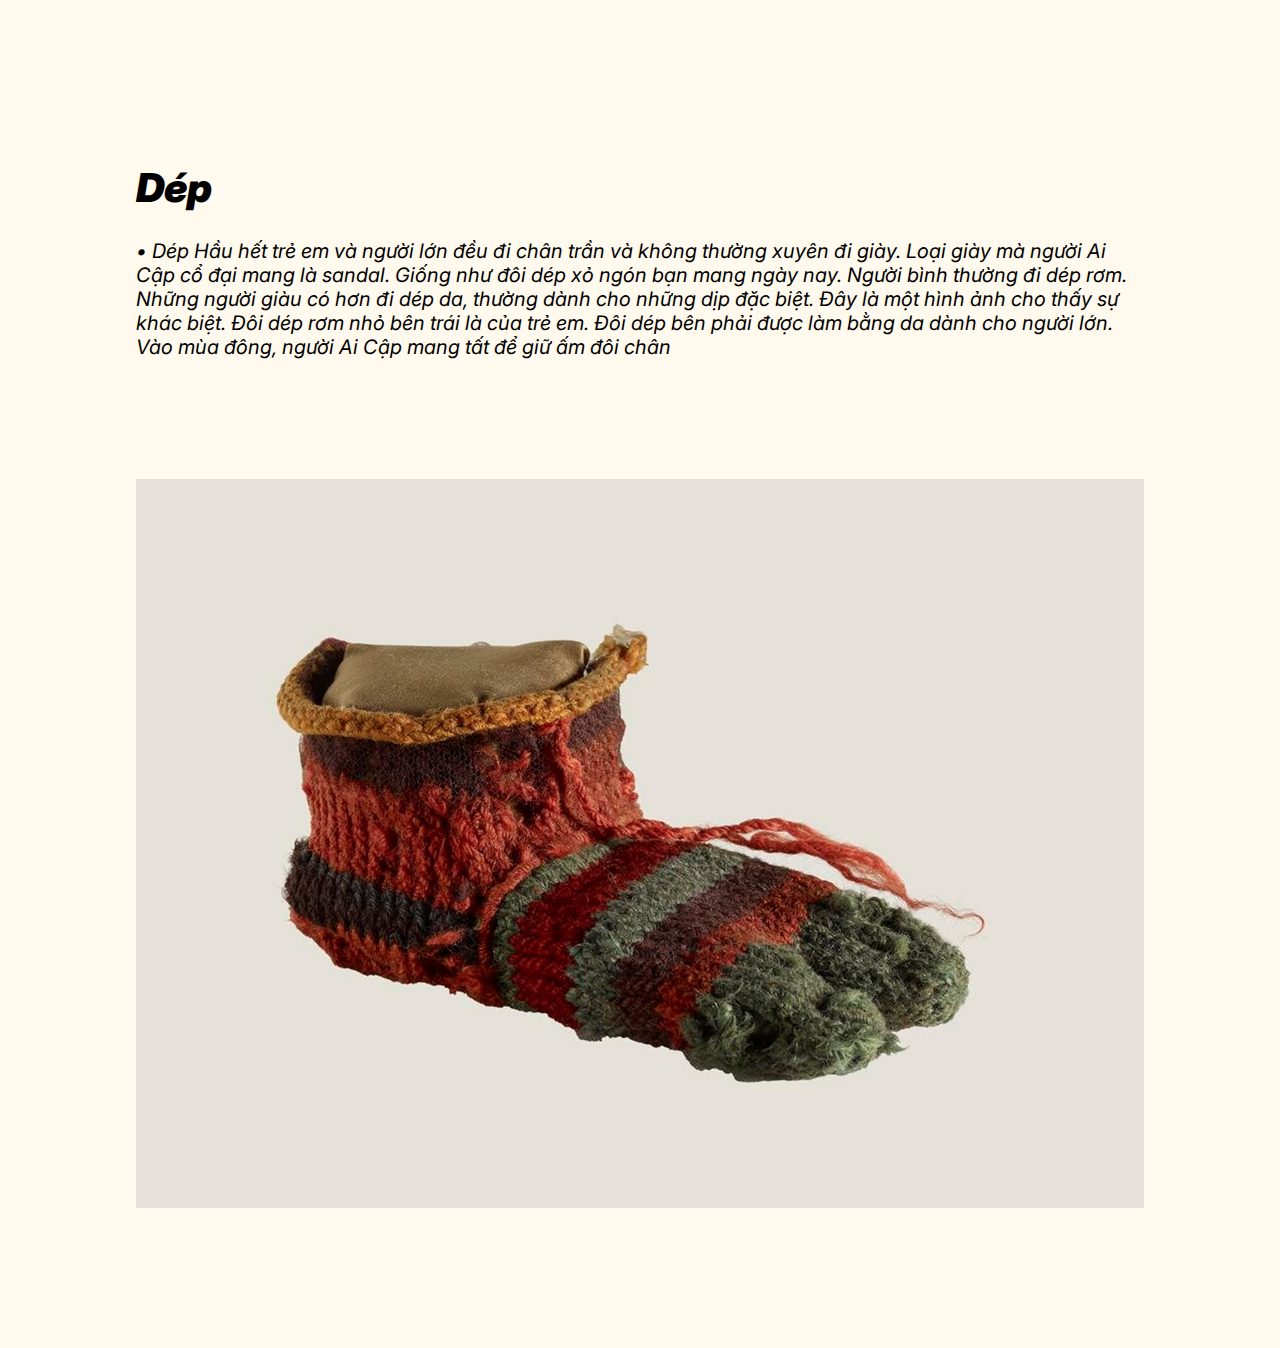
<file: dep.html>
<!DOCTYPE html>
<html lang="en">

<head>
    <link rel="stylesheet" href="./css/contentControl.css">
    <link rel="stylesheet"
        href="https://fonts.googleapis.com/css2?family=Inter:wght@300;400;500;600;700&display=swap" />
    <link href="https://cdn.jsdelivr.net/npm/bootstrap@5.0.2/dist/css/bootstrap.min.css" rel="stylesheet"
        integrity="sha384-EVSTQN3/azprG1Anm3QDgpJLIm9Nao0Yz1ztcQTwFspd3yD65VohhpuuCOmLASjC" crossorigin="anonymous" />
    <script src="https://cdn.jsdelivr.net/npm/bootstrap@5.0.2/dist/js/bootstrap.bundle.min.js"
        integrity="sha384-MrcW6ZMFYlzcLA8Nl+NtUVF0sA7MsXsP1UyJoMp4YLEuNSfAP+JcXn/tWtIaxVXM"
        crossorigin="anonymous"></script>
    <meta charset="UTF-8">
    <meta http-equiv="X-UA-Compatible" content="IE=edge">
    <meta name="viewport" content="width=device-width, initial-scale=1.0">
    <title>Content</title>
</head>

<body>
    <h1 class="h1_control" style="">Dép</h1>
    <p class="p_control">• Dép
        Hầu hết trẻ em và người lớn đều đi chân trần và không thường xuyên đi giày. Loại giày mà người Ai Cập cổ đại
        mang là
        sandal. Giống như đôi dép xỏ ngón bạn mang ngày nay. Người bình thường đi dép rơm. Những người giàu có hơn đi
        dép da,
        thường dành cho những dịp đặc biệt. Đây là một hình ảnh cho thấy sự khác biệt. Đôi dép rơm nhỏ bên trái là của
        trẻ em.
        Đôi dép bên phải được làm bằng da dành cho người lớn. Vào mùa đông, người Ai Cập mang tất để giữ ấm đôi chân</p>
    <img class="img_control" src="./public/image/Fashion/dep2.jpg" />

</body>

</html>
</file>
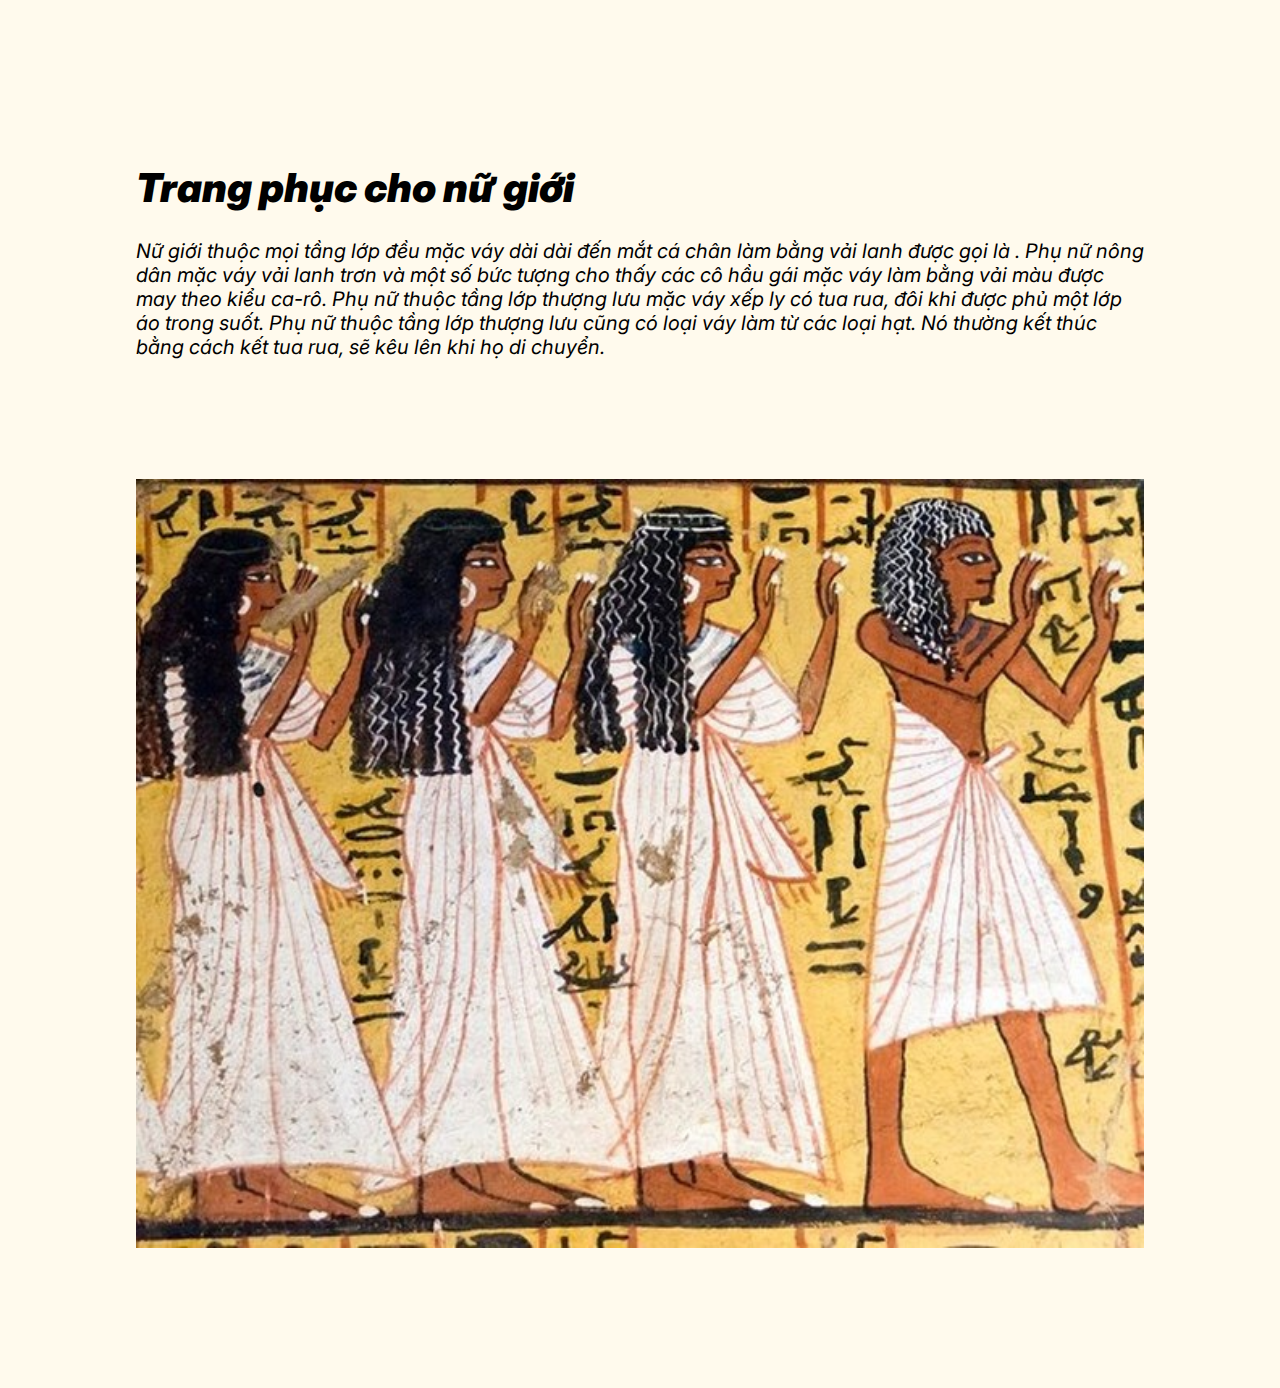
<file: FeMaleFashion.html>
<!DOCTYPE html>
<html lang="en">

<head>
    <link rel="stylesheet" href="./css/contentControl.css">
    <link rel="stylesheet"
        href="https://fonts.googleapis.com/css2?family=Inter:wght@300;400;500;600;700&display=swap" />
    <link href="https://cdn.jsdelivr.net/npm/bootstrap@5.0.2/dist/css/bootstrap.min.css" rel="stylesheet"
        integrity="sha384-EVSTQN3/azprG1Anm3QDgpJLIm9Nao0Yz1ztcQTwFspd3yD65VohhpuuCOmLASjC" crossorigin="anonymous" />
    <script src="https://cdn.jsdelivr.net/npm/bootstrap@5.0.2/dist/js/bootstrap.bundle.min.js"
        integrity="sha384-MrcW6ZMFYlzcLA8Nl+NtUVF0sA7MsXsP1UyJoMp4YLEuNSfAP+JcXn/tWtIaxVXM"
        crossorigin="anonymous"></script>
    <meta charset="UTF-8">
    <meta http-equiv="X-UA-Compatible" content="IE=edge">
    <meta name="viewport" content="width=device-width, initial-scale=1.0">
    <title>Content</title>
</head>

<body>
    <h1 class="h1_control">Trang phục cho nữ giới</h1>
    <p class="p_control">Nữ giới thuộc mọi tầng lớp đều mặc váy dài dài đến mắt cá chân làm bằng vải lanh được gọi là . Phụ nữ nông dân mặc váy
    vải lanh trơn và một số bức tượng cho thấy các cô hầu gái mặc váy làm bằng vải màu được may theo kiểu ca-rô.
    Phụ nữ thuộc tầng lớp thượng lưu mặc váy xếp ly có tua rua, đôi khi được phủ một lớp áo trong suốt. Phụ nữ thuộc tầng
    lớp thượng lưu cũng có loại váy làm từ các loại hạt. Nó thường kết thúc bằng cách kết tua rua, sẽ kêu lên khi họ di
    chuyển.</p>
    <!-- Button trigger modal -->
    <img class="img_control" src="./public/image/Fashion/FemaleSecondpicture.jpg"/>
</body>

</html>
</file>
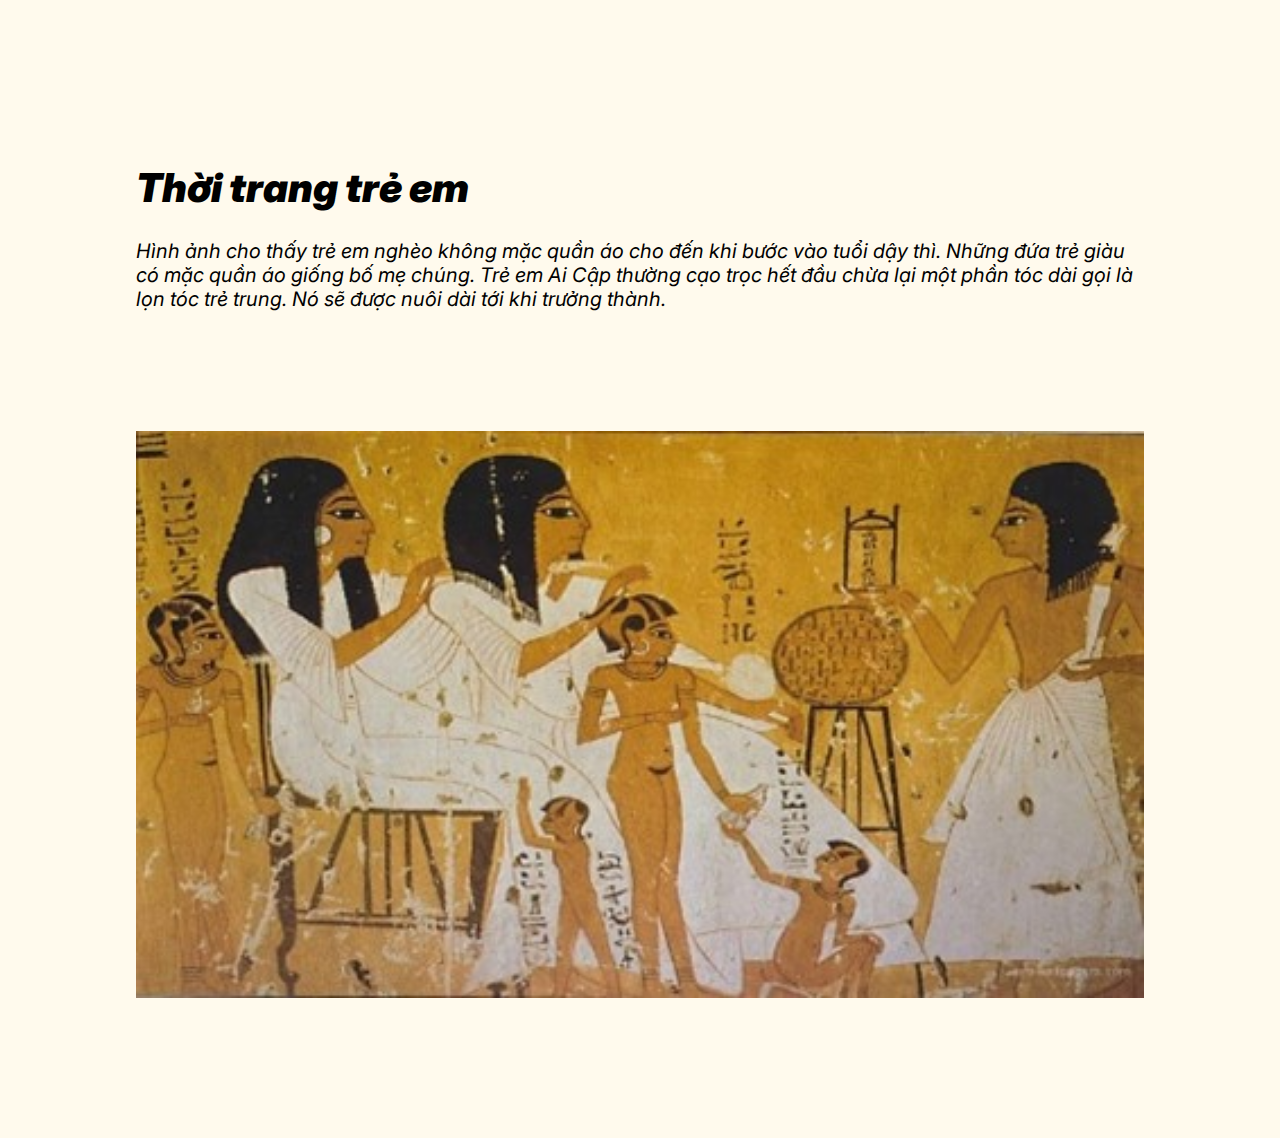
<file: KidFashion.html>
<!DOCTYPE html>
<html lang="en">

<head>
    <link rel="stylesheet" href="./css/contentControl.css">
    <link rel="stylesheet" href="https://fonts.googleapis.com/css2?family=Inter:wght@300;400;500;600;700&display=swap" />
    <link href="https://cdn.jsdelivr.net/npm/bootstrap@5.0.2/dist/css/bootstrap.min.css" rel="stylesheet" integrity="sha384-EVSTQN3/azprG1Anm3QDgpJLIm9Nao0Yz1ztcQTwFspd3yD65VohhpuuCOmLASjC" crossorigin="anonymous" />
    <script src="https://cdn.jsdelivr.net/npm/bootstrap@5.0.2/dist/js/bootstrap.bundle.min.js" integrity="sha384-MrcW6ZMFYlzcLA8Nl+NtUVF0sA7MsXsP1UyJoMp4YLEuNSfAP+JcXn/tWtIaxVXM" crossorigin="anonymous"></script>
    <meta charset="UTF-8">
    <meta http-equiv="X-UA-Compatible" content="IE=edge">
    <meta name="viewport" content="width=device-width, initial-scale=1.0">
    <title>Content</title>
</head>

<body>
    <h1 class="h1_control">Thời trang trẻ em</h1>
    <p class="p_control">Hình ảnh cho thấy trẻ em nghèo không mặc quần áo cho đến khi bước vào tuổi dậy thì. Những đứa trẻ giàu có mặc quần áo giống bố mẹ chúng. Trẻ em Ai Cập thường cạo trọc hết đầu chừa lại một phần tóc dài gọi là lọn tóc trẻ trung. Nó sẽ được nuôi dài tới khi trưởng thành.</p>
    <img class="img_control" src="./public/image/Fashion/kidfashion.jpg" />
</body>

</html>
</file>
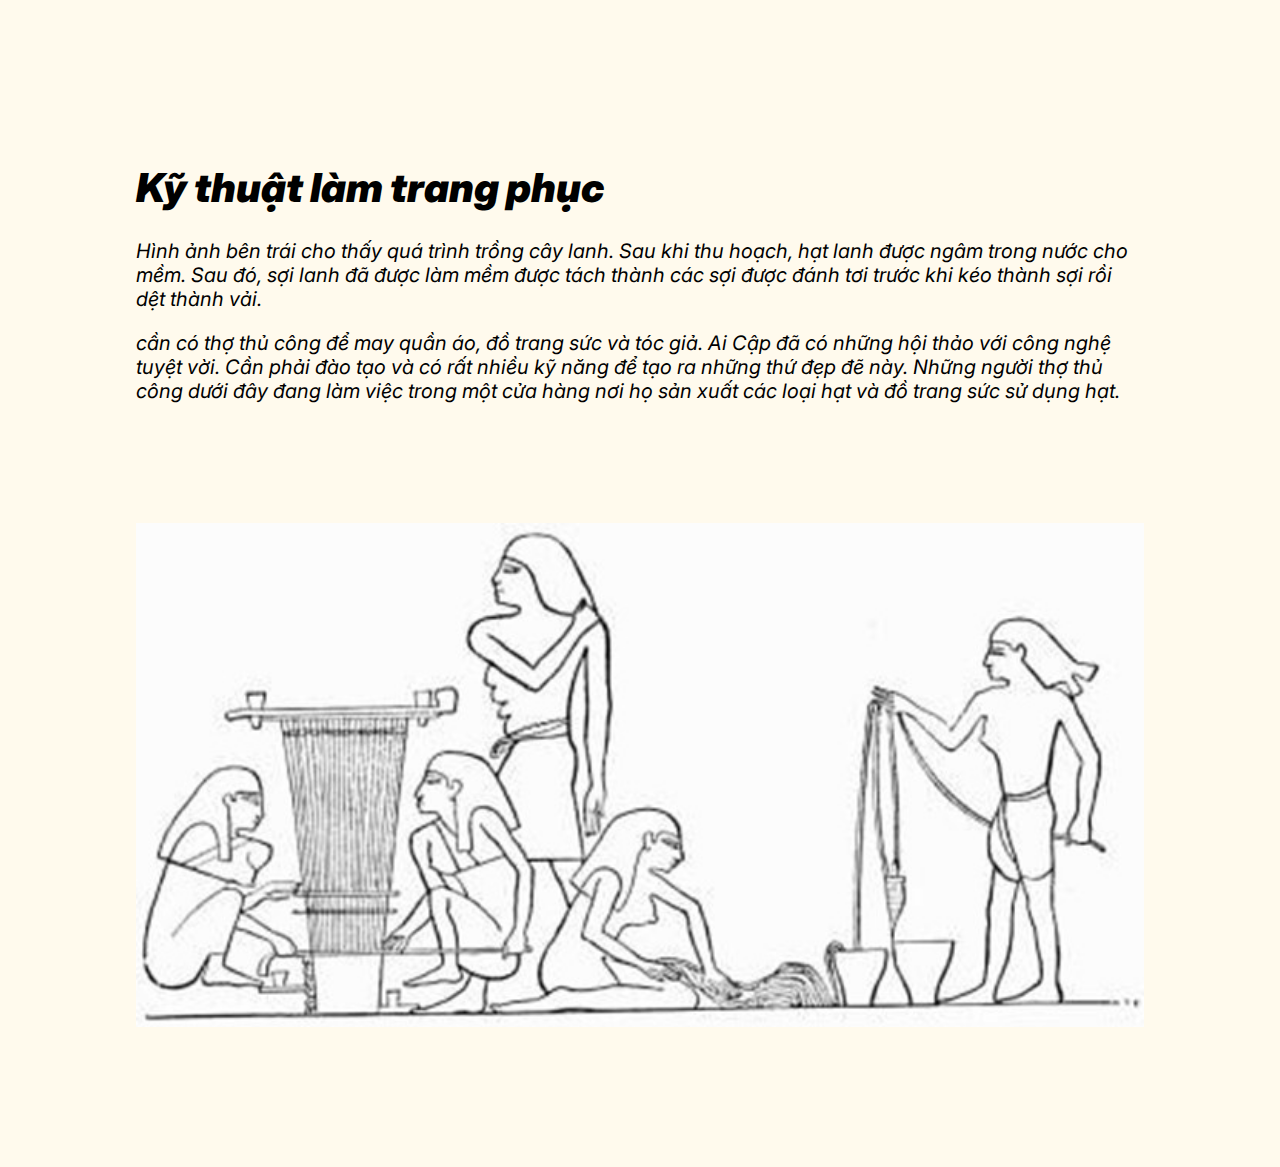
<file: kythuat.html>
<!DOCTYPE html>
<html lang="en">

<head>
    <link rel="stylesheet" href="./css/contentControl.css">
    <link rel="stylesheet" href="https://fonts.googleapis.com/css2?family=Inter:wght@300;400;500;600;700&display=swap" />
    <link href="https://cdn.jsdelivr.net/npm/bootstrap@5.0.2/dist/css/bootstrap.min.css" rel="stylesheet" integrity="sha384-EVSTQN3/azprG1Anm3QDgpJLIm9Nao0Yz1ztcQTwFspd3yD65VohhpuuCOmLASjC" crossorigin="anonymous" />
    <script src="https://cdn.jsdelivr.net/npm/bootstrap@5.0.2/dist/js/bootstrap.bundle.min.js" integrity="sha384-MrcW6ZMFYlzcLA8Nl+NtUVF0sA7MsXsP1UyJoMp4YLEuNSfAP+JcXn/tWtIaxVXM" crossorigin="anonymous"></script>
    <meta charset="UTF-8">
    <meta http-equiv="X-UA-Compatible" content="IE=edge">
    <meta name="viewport" content="width=device-width, initial-scale=1.0">
    <title>Content</title>
</head>

<body>
    <h1 class="h1_control">Kỹ thuật làm trang phục</h1>
    <p class="p_control">Hình ảnh bên trái cho thấy quá trình trồng cây lanh. Sau khi thu hoạch, hạt lanh được ngâm trong nước cho mềm. Sau đó, sợi lanh đã được làm mềm được tách thành các sợi được đánh tơi trước khi kéo thành sợi rồi dệt thành vải.</p>
    <p class="p_control">cần có thợ thủ công để may quần áo, đồ trang sức và tóc giả. Ai Cập đã có những hội thảo với công nghệ tuyệt vời. Cần phải đào tạo và có rất nhiều kỹ năng để tạo ra những thứ đẹp đẽ này. Những người thợ thủ công dưới đây đang làm việc trong một cửa hàng nơi họ sản xuất các loại hạt và đồ trang sức sử dụng hạt.</p>
    <img class="img_control" src="./public/image/Fashion/Chitietkythuat.jpg" />

</body>

</html>
</file>
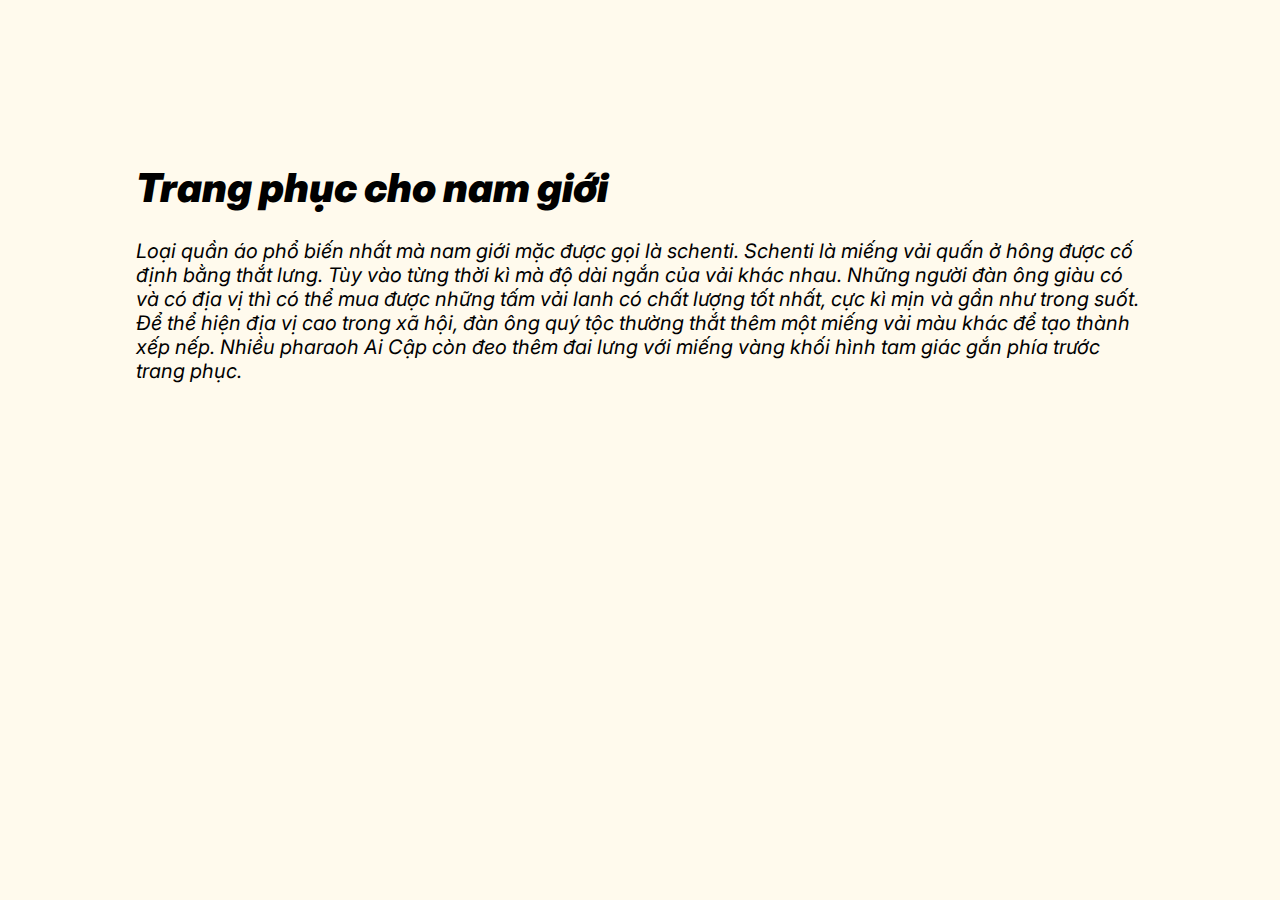
<file: MenFashion.html>
<!DOCTYPE html>
<html lang="en">

<head>
    <link rel="stylesheet" href="./css/contentControl.css">
    <link rel="stylesheet" href="https://fonts.googleapis.com/css2?family=Inter:wght@300;400;500;600;700&display=swap" />
    <link href="https://cdn.jsdelivr.net/npm/bootstrap@5.0.2/dist/css/bootstrap.min.css" rel="stylesheet" integrity="sha384-EVSTQN3/azprG1Anm3QDgpJLIm9Nao0Yz1ztcQTwFspd3yD65VohhpuuCOmLASjC" crossorigin="anonymous" />
    <script src="https://cdn.jsdelivr.net/npm/bootstrap@5.0.2/dist/js/bootstrap.bundle.min.js" integrity="sha384-MrcW6ZMFYlzcLA8Nl+NtUVF0sA7MsXsP1UyJoMp4YLEuNSfAP+JcXn/tWtIaxVXM" crossorigin="anonymous"></script>
    <meta charset="UTF-8">
    <meta http-equiv="X-UA-Compatible" content="IE=edge">
    <meta name="viewport" content="width=device-width, initial-scale=1.0">
    <title>Content</title>
</head>

<body>
    <h1 class="h1_control">Trang phục cho nam giới</h1>
    <p class="p_control">Loại quần áo phổ biến nhất mà nam giới mặc được gọi là schenti. Schenti là miếng vải quấn ở hông được cố định bằng thắt lưng. Tùy vào từng thời kì mà độ dài ngắn của vải khác nhau. Những người đàn ông giàu có và có địa vị thì có thể mua được những
        tấm vải lanh có chất lượng tốt nhất, cực kì mịn và gần như trong suốt. Để thể hiện địa vị cao trong xã hội, đàn ông quý tộc thường thắt thêm một miếng vải màu khác để tạo thành xếp nếp. Nhiều pharaoh Ai Cập còn đeo thêm đai lưng với miếng vàng
        khối hình tam giác gắn phía trước trang phục.</p>
</body>

</html>
</file>
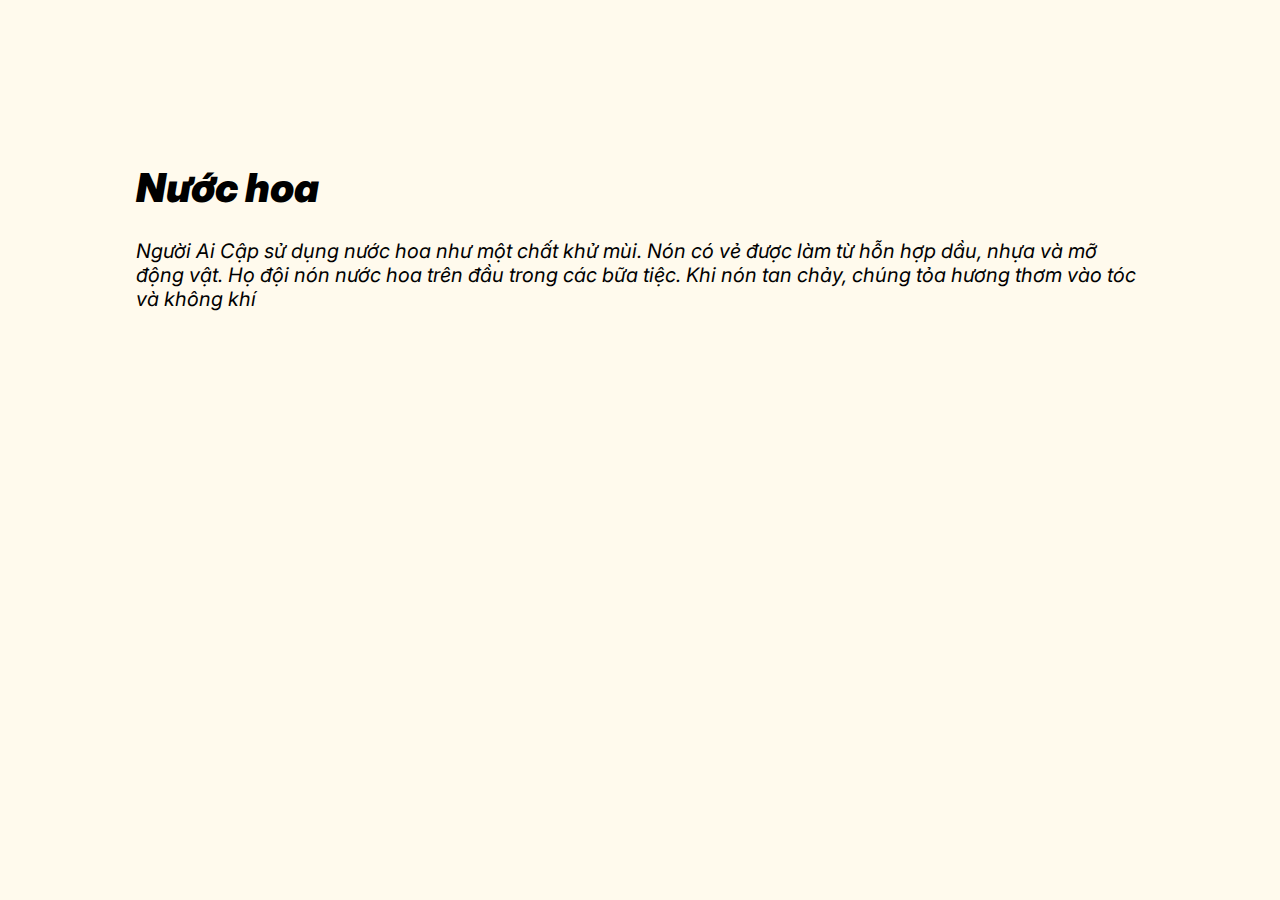
<file: nuochoa.html>
<!DOCTYPE html>
<html lang="en">

<head>
    <link rel="stylesheet" href="./css/contentControl.css">
    <link rel="stylesheet"
        href="https://fonts.googleapis.com/css2?family=Inter:wght@300;400;500;600;700&display=swap" />
    <link href="https://cdn.jsdelivr.net/npm/bootstrap@5.0.2/dist/css/bootstrap.min.css" rel="stylesheet"
        integrity="sha384-EVSTQN3/azprG1Anm3QDgpJLIm9Nao0Yz1ztcQTwFspd3yD65VohhpuuCOmLASjC" crossorigin="anonymous" />
    <script src="https://cdn.jsdelivr.net/npm/bootstrap@5.0.2/dist/js/bootstrap.bundle.min.js"
        integrity="sha384-MrcW6ZMFYlzcLA8Nl+NtUVF0sA7MsXsP1UyJoMp4YLEuNSfAP+JcXn/tWtIaxVXM"
        crossorigin="anonymous"></script>
    <meta charset="UTF-8">
    <meta http-equiv="X-UA-Compatible" content="IE=edge">
    <meta name="viewport" content="width=device-width, initial-scale=1.0">
    <title>Content</title>
</head>

<body>
    <h1 class="h1_control">Nước hoa </h1>
    <p class="p_control">Người Ai Cập sử dụng nước hoa như một chất khử mùi. Nón có vẻ được làm từ hỗn hợp dầu, nhựa và mỡ động vật. Họ đội nón
    nước hoa trên đầu trong các bữa tiệc. Khi nón tan chảy, chúng tỏa hương thơm vào tóc và không khí</p>
</body>

</html>
</file>
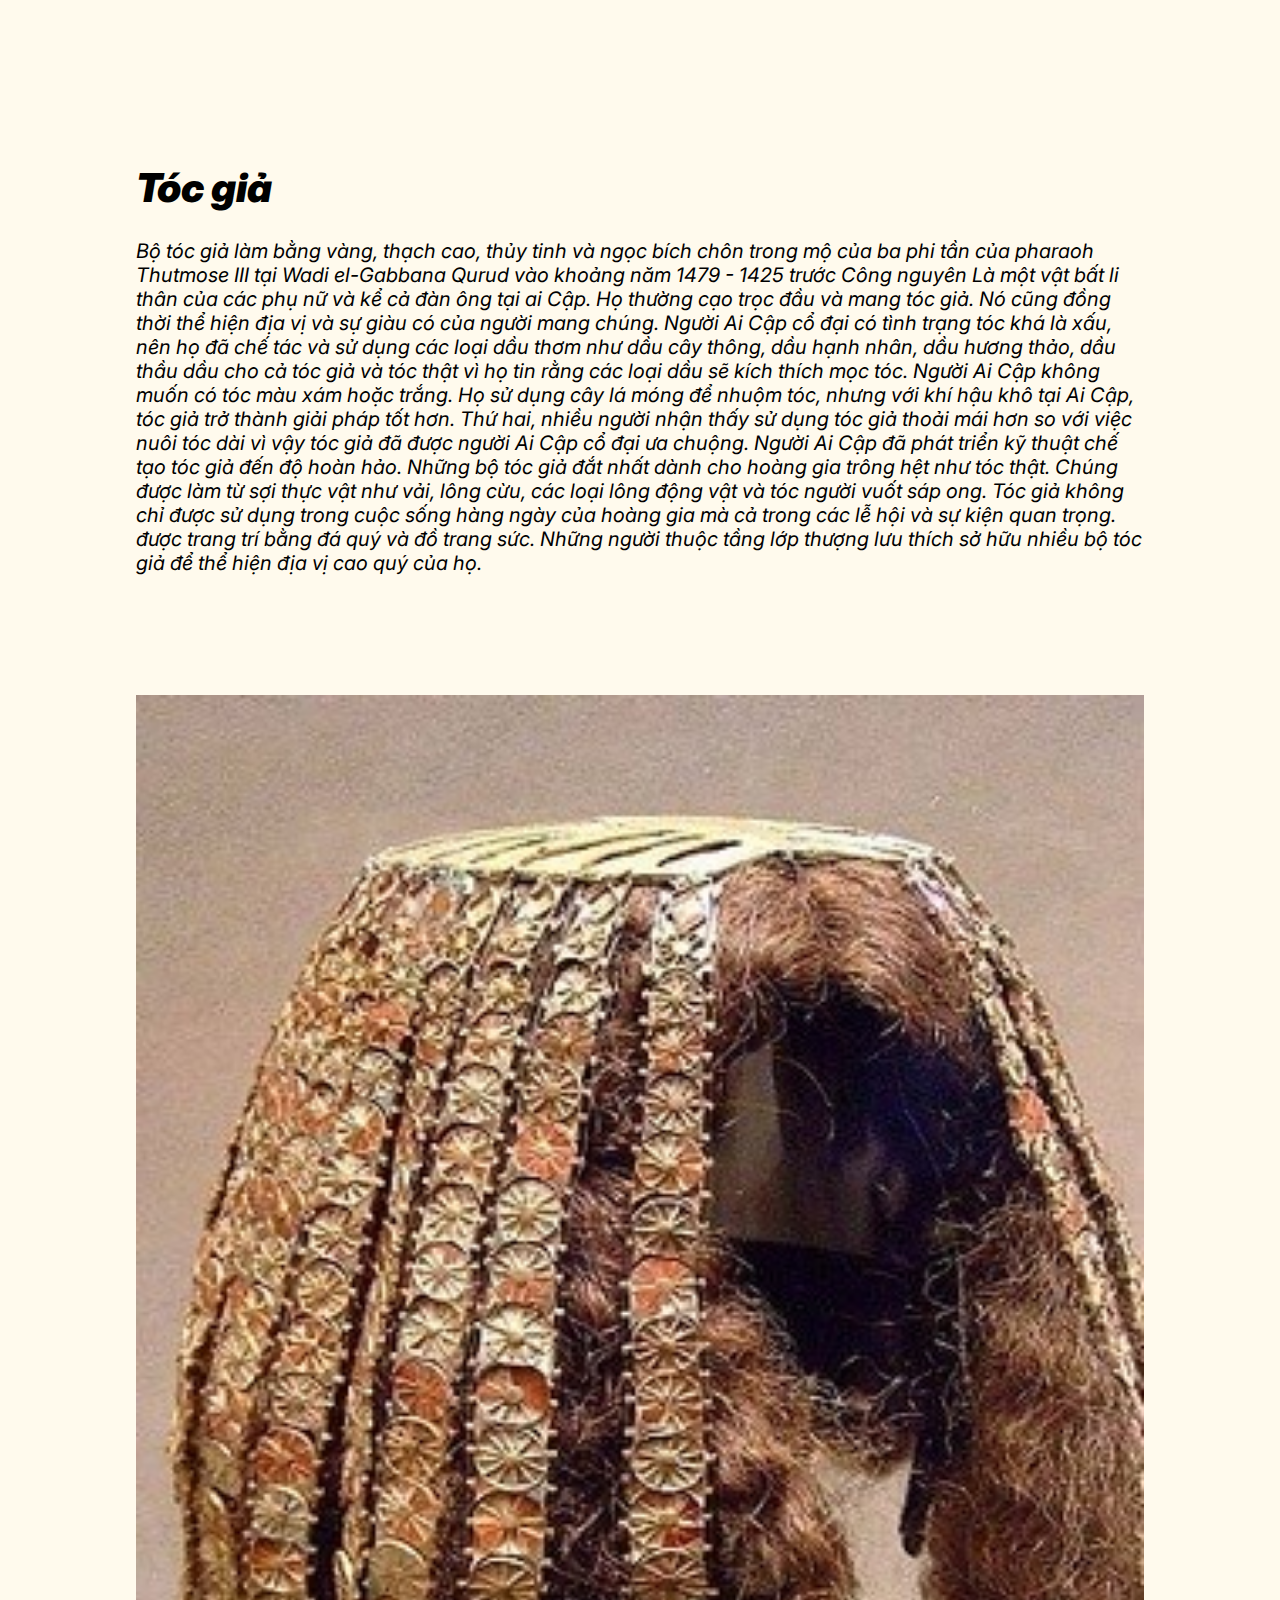
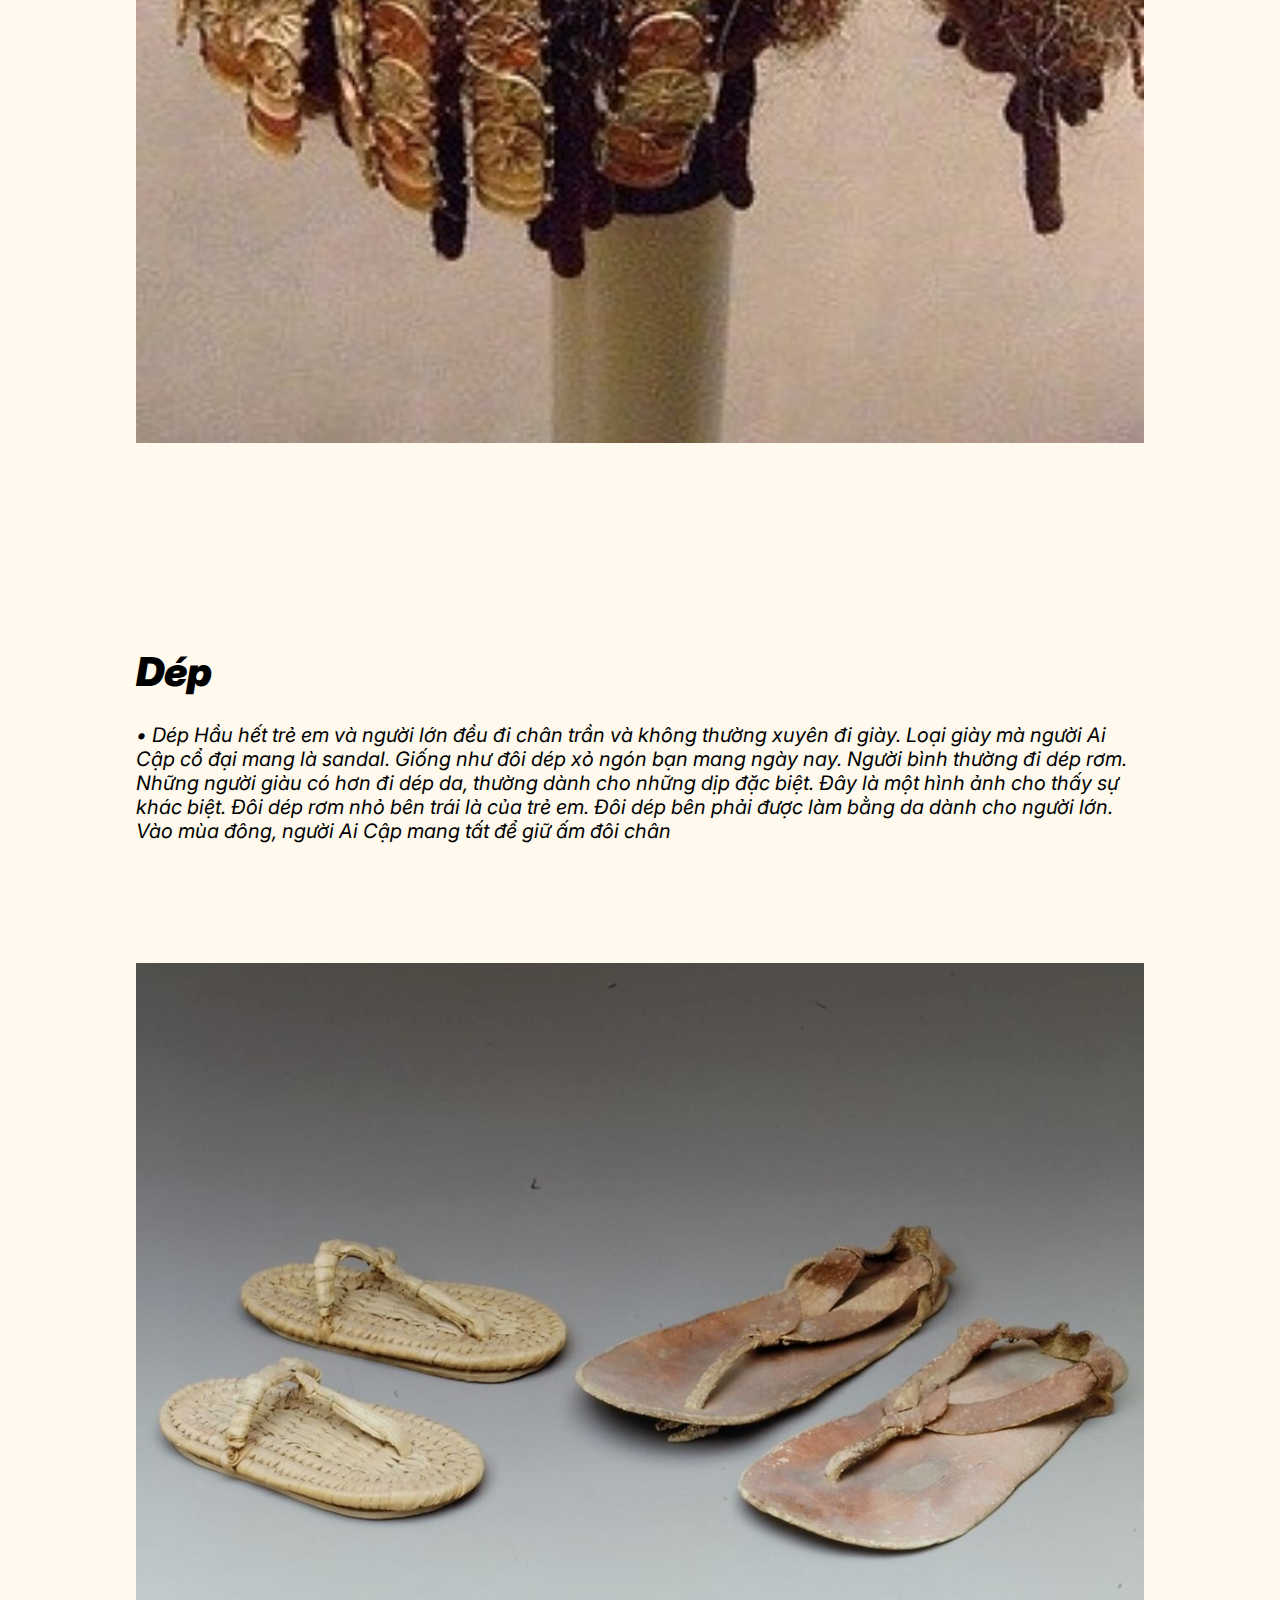
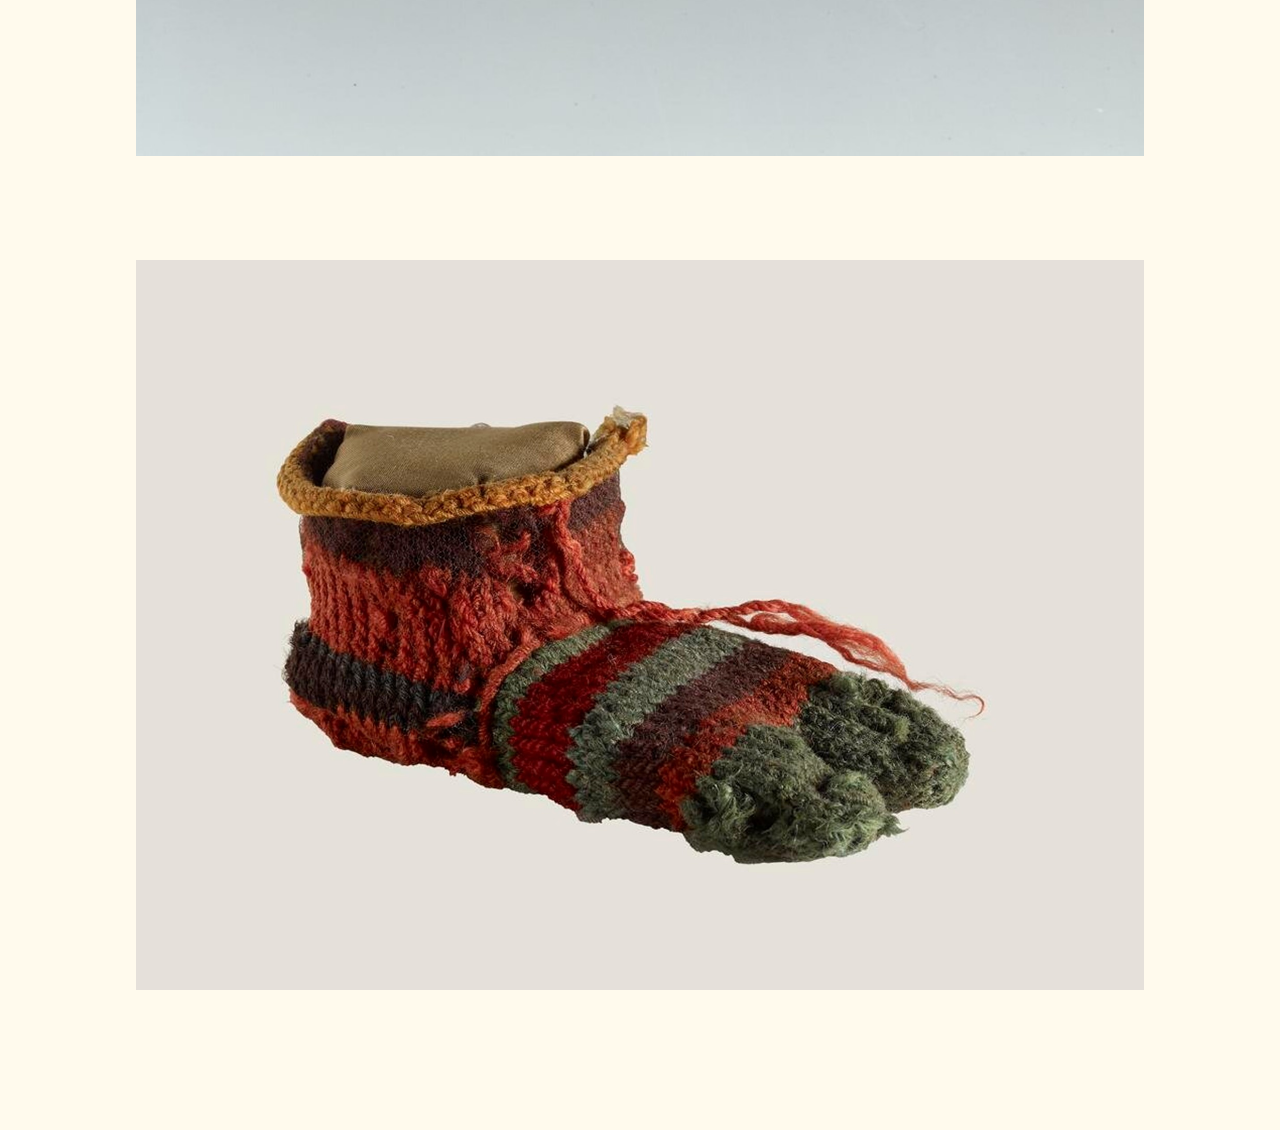
<file: phukien.html>
<!DOCTYPE html>
<html lang="en">

<head>
    <link rel="stylesheet" href="./css/contentControl.css">
    <link rel="stylesheet" href="https://fonts.googleapis.com/css2?family=Inter:wght@300;400;500;600;700&display=swap" />
    <link href="https://cdn.jsdelivr.net/npm/bootstrap@5.0.2/dist/css/bootstrap.min.css" rel="stylesheet" integrity="sha384-EVSTQN3/azprG1Anm3QDgpJLIm9Nao0Yz1ztcQTwFspd3yD65VohhpuuCOmLASjC" crossorigin="anonymous" />
    <script src="https://cdn.jsdelivr.net/npm/bootstrap@5.0.2/dist/js/bootstrap.bundle.min.js" integrity="sha384-MrcW6ZMFYlzcLA8Nl+NtUVF0sA7MsXsP1UyJoMp4YLEuNSfAP+JcXn/tWtIaxVXM" crossorigin="anonymous"></script>
    <meta charset="UTF-8">
    <meta http-equiv="X-UA-Compatible" content="IE=edge">
    <meta name="viewport" content="width=device-width, initial-scale=1.0">
    <title>Content</title>
</head>

<body>
    <h1 class="h1_control">Tóc giả</h1>
    <p class="p_control">Bộ tóc giả làm bằng vàng, thạch cao, thủy tinh và ngọc bích chôn trong mộ của ba phi tần của pharaoh Thutmose III tại Wadi el-Gabbana Qurud vào khoảng năm 1479 - 1425 trước Công nguyên
        
        Là một vật bất li thân của các phụ nữ và kể cả đàn ông tại ai Cập. Họ thường cạo trọc đầu và mang tóc giả. Nó cũng đồng thời thể hiện địa vị và sự giàu có của người mang chúng. 
        Người Ai Cập cổ đại có tình trạng tóc khá là xấu, nên họ đã chế tác và sử dụng các loại dầu thơm như dầu cây thông, dầu hạnh nhân, dầu hương thảo, dầu thầu dầu cho cả tóc giả và tóc thật vì họ tin rằng các loại dầu sẽ kích thích mọc tóc. Người Ai Cập không muốn có tóc màu xám hoặc trắng. Họ sử dụng cây lá móng để nhuộm tóc, nhưng với khí hậu khô tại Ai Cập, tóc giả trở thành giải pháp tốt hơn. Thứ hai, nhiều người nhận thấy sử dụng tóc giả thoải mái hơn so với việc nuôi tóc dài vì vậy tóc giả đã được người Ai Cập cổ đại ưa chuộng.  Người Ai Cập đã phát triển kỹ thuật chế tạo tóc giả đến độ hoàn hảo. Những bộ tóc giả đắt nhất dành cho hoàng gia trông hệt như tóc thật. Chúng được làm từ sợi thực vật như vải, lông cừu, các loại lông động vật và tóc người vuốt sáp ong.
        Tóc giả không chỉ được sử dụng trong cuộc sống hàng ngày của hoàng gia mà cả trong các lễ hội và sự kiện quan trọng. được trang trí bằng đá quý và đồ trang sức. Những người thuộc tầng lớp thượng lưu thích sở hữu nhiều bộ tóc giả để thể hiện địa vị cao quý của họ.
    </p>
    <img class="img_control" src="./public/image/Fashion/tocgia.jpg" />
    <h1 class="h1_control" style="margin-top: 200px;">Dép</h1>
    <p class="p_control">• Dép
        Hầu hết trẻ em và người lớn đều đi chân trần và không thường xuyên đi giày. Loại giày mà người Ai Cập cổ đại mang là
        sandal. Giống như đôi dép xỏ ngón bạn mang ngày nay. Người bình thường đi dép rơm. Những người giàu có hơn đi dép da,
        thường dành cho những dịp đặc biệt. Đây là một hình ảnh cho thấy sự khác biệt. Đôi dép rơm nhỏ bên trái là của trẻ em.
        Đôi dép bên phải được làm bằng da dành cho người lớn. Vào mùa đông, người Ai Cập mang tất để giữ ấm đôi chân</p>
        <img class="img_control" src="./public/image/Fashion/dep1.jpg" />
        <img class="img_control" src="./public/image/Fashion/dep2.jpg" />

</body>

</html>
</file>
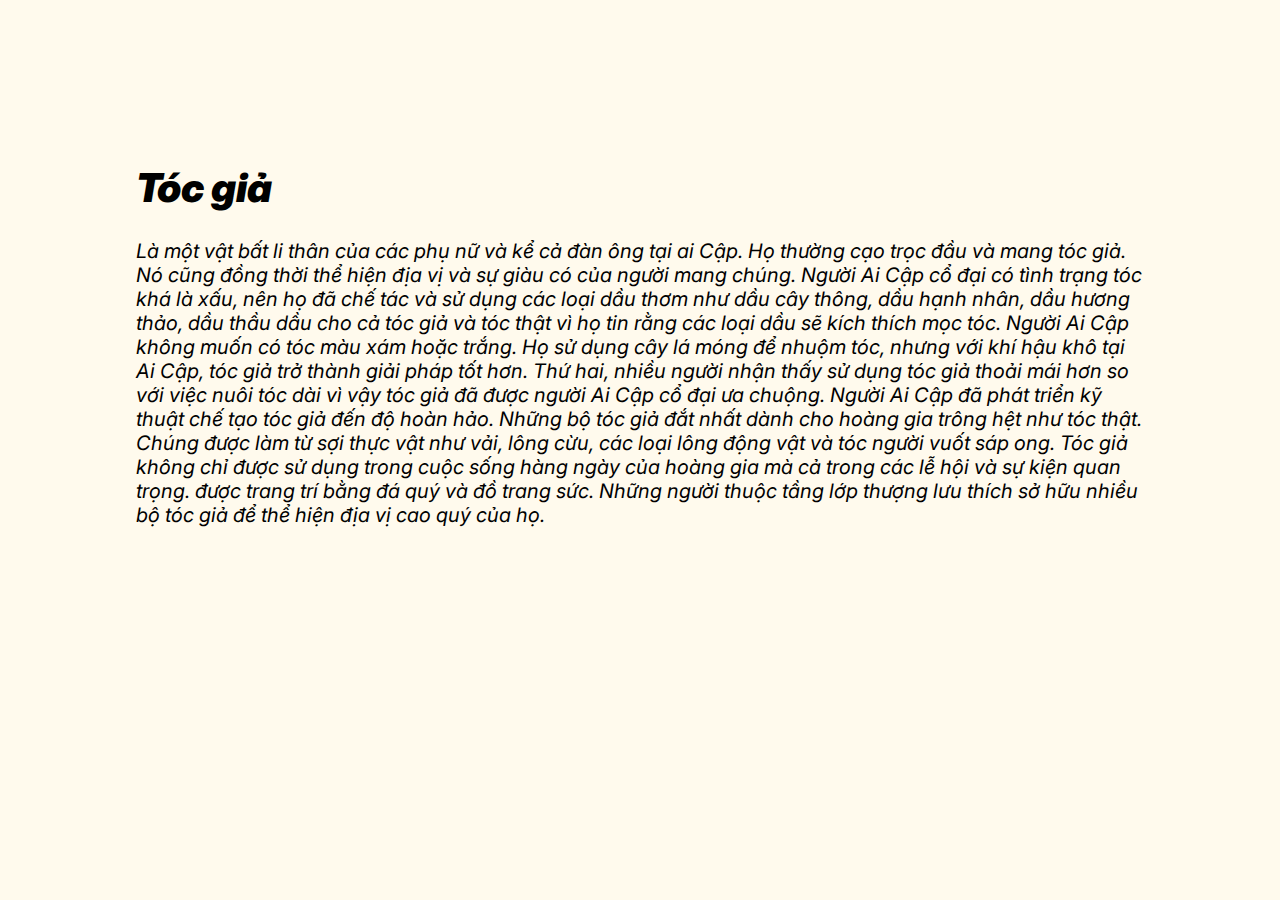
<file: tocgia.html>
<!DOCTYPE html>
<html lang="en">

<head>
    <link rel="stylesheet" href="./css/contentControl.css">
    <link rel="stylesheet"
        href="https://fonts.googleapis.com/css2?family=Inter:wght@300;400;500;600;700&display=swap" />
    <link href="https://cdn.jsdelivr.net/npm/bootstrap@5.0.2/dist/css/bootstrap.min.css" rel="stylesheet"
        integrity="sha384-EVSTQN3/azprG1Anm3QDgpJLIm9Nao0Yz1ztcQTwFspd3yD65VohhpuuCOmLASjC" crossorigin="anonymous" />
    <script src="https://cdn.jsdelivr.net/npm/bootstrap@5.0.2/dist/js/bootstrap.bundle.min.js"
        integrity="sha384-MrcW6ZMFYlzcLA8Nl+NtUVF0sA7MsXsP1UyJoMp4YLEuNSfAP+JcXn/tWtIaxVXM"
        crossorigin="anonymous"></script>
    <meta charset="UTF-8">
    <meta http-equiv="X-UA-Compatible" content="IE=edge">
    <meta name="viewport" content="width=device-width, initial-scale=1.0">
    <title>Content</title>
</head>

<body>
    <h1 class="h1_control">Tóc giả</h1>
    <p class="p_control">
        Là một vật bất li thân của các phụ nữ và kể cả đàn ông tại ai Cập. Họ thường cạo trọc đầu và mang tóc giả. Nó
        cũng đồng thời thể hiện địa vị và sự giàu có của người mang chúng.
        Người Ai Cập cổ đại có tình trạng tóc khá là xấu, nên họ đã chế tác và sử dụng các loại dầu thơm như dầu cây
        thông, dầu hạnh nhân, dầu hương thảo, dầu thầu dầu cho cả tóc giả và tóc thật vì họ tin rằng các loại dầu sẽ
        kích thích mọc tóc. Người Ai Cập không muốn có tóc màu xám hoặc trắng. Họ sử dụng cây lá móng để nhuộm tóc,
        nhưng với khí hậu khô tại Ai Cập, tóc giả trở thành giải pháp tốt hơn. Thứ hai, nhiều người nhận thấy sử dụng
        tóc giả thoải mái hơn so với việc nuôi tóc dài vì vậy tóc giả đã được người Ai Cập cổ đại ưa chuộng. Người Ai
        Cập đã phát triển kỹ thuật chế tạo tóc giả đến độ hoàn hảo. Những bộ tóc giả đắt nhất dành cho hoàng gia trông
        hệt như tóc thật. Chúng được làm từ sợi thực vật như vải, lông cừu, các loại lông động vật và tóc người vuốt sáp
        ong.
        Tóc giả không chỉ được sử dụng trong cuộc sống hàng ngày của hoàng gia mà cả trong các lễ hội và sự kiện quan
        trọng. được trang trí bằng đá quý và đồ trang sức. Những người thuộc tầng lớp thượng lưu thích sở hữu nhiều bộ
        tóc giả để thể hiện địa vị cao quý của họ.
    </p>

</body>

</html>
</file>
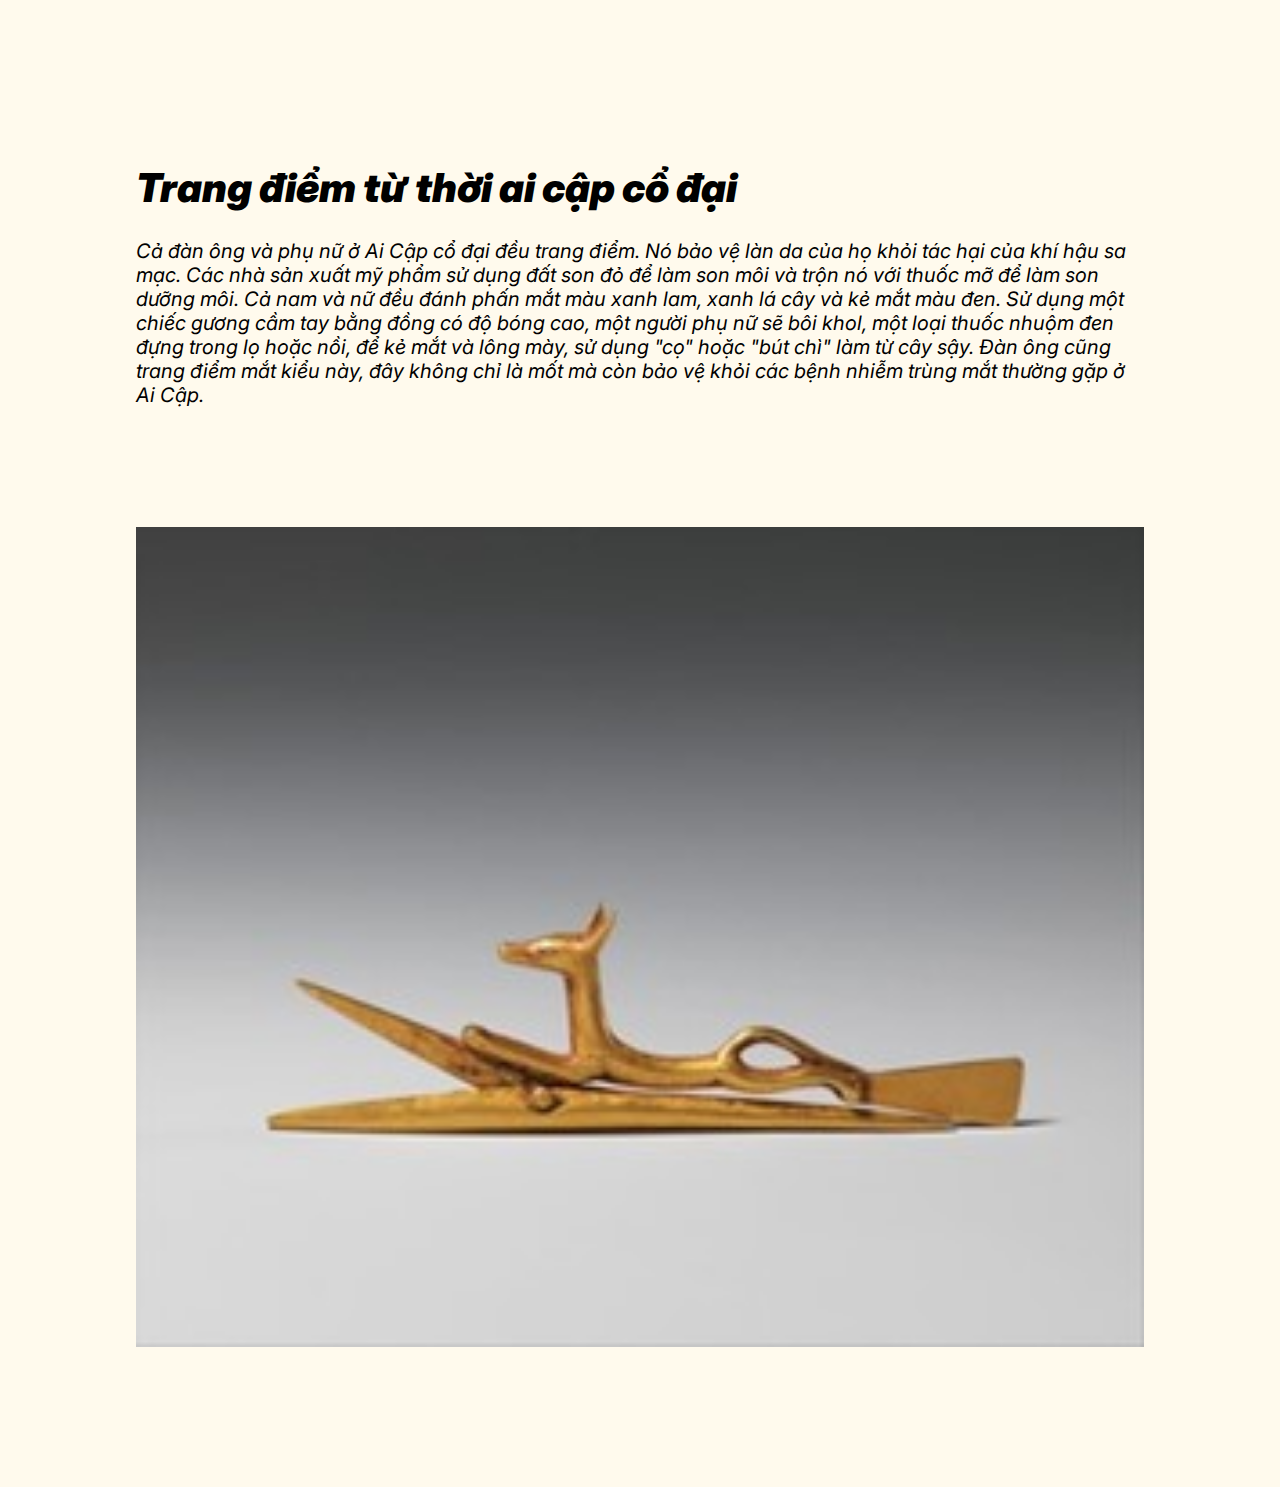
<file: trangdiem.html>
<!DOCTYPE html>
<html lang="en">

<head>
    <link rel="stylesheet" href="./css/contentControl.css">
    <link rel="stylesheet"
        href="https://fonts.googleapis.com/css2?family=Inter:wght@300;400;500;600;700&display=swap" />
    <link href="https://cdn.jsdelivr.net/npm/bootstrap@5.0.2/dist/css/bootstrap.min.css" rel="stylesheet"
        integrity="sha384-EVSTQN3/azprG1Anm3QDgpJLIm9Nao0Yz1ztcQTwFspd3yD65VohhpuuCOmLASjC" crossorigin="anonymous" />
    <script src="https://cdn.jsdelivr.net/npm/bootstrap@5.0.2/dist/js/bootstrap.bundle.min.js"
        integrity="sha384-MrcW6ZMFYlzcLA8Nl+NtUVF0sA7MsXsP1UyJoMp4YLEuNSfAP+JcXn/tWtIaxVXM"
        crossorigin="anonymous"></script>
    <meta charset="UTF-8">
    <meta http-equiv="X-UA-Compatible" content="IE=edge">
    <meta name="viewport" content="width=device-width, initial-scale=1.0">
    <title>Content</title>
</head>

<body>
    <h1 class="h1_control">Trang điểm từ thời ai cập cổ đại</h1>
    <p class="p_control">Cả đàn ông và phụ nữ ở Ai Cập cổ đại đều trang điểm. Nó bảo vệ làn da của họ khỏi tác hại của khí hậu sa mạc. Các nhà
    sản xuất mỹ phẩm sử dụng đất son đỏ để làm son môi và trộn nó với thuốc mỡ để làm son dưỡng môi. Cả nam và nữ đều đánh
    phấn mắt màu xanh lam, xanh lá cây và kẻ mắt màu đen. Sử dụng một chiếc gương cầm tay bằng đồng có độ bóng cao, một
    người phụ nữ sẽ bôi khol, một loại thuốc nhuộm đen đựng trong lọ hoặc nồi, để kẻ mắt và lông mày, sử dụng "cọ" hoặc "bút
    chì" làm từ cây sậy. Đàn ông cũng trang điểm mắt kiểu này, đây không chỉ là mốt mà còn bảo vệ khỏi các bệnh nhiễm trùng
    mắt thường gặp ở Ai Cập.</p>
    <img class="img_control" src="./public/image/Fashion/trangdiem2.jpg" />

</body>

</html>
</file>
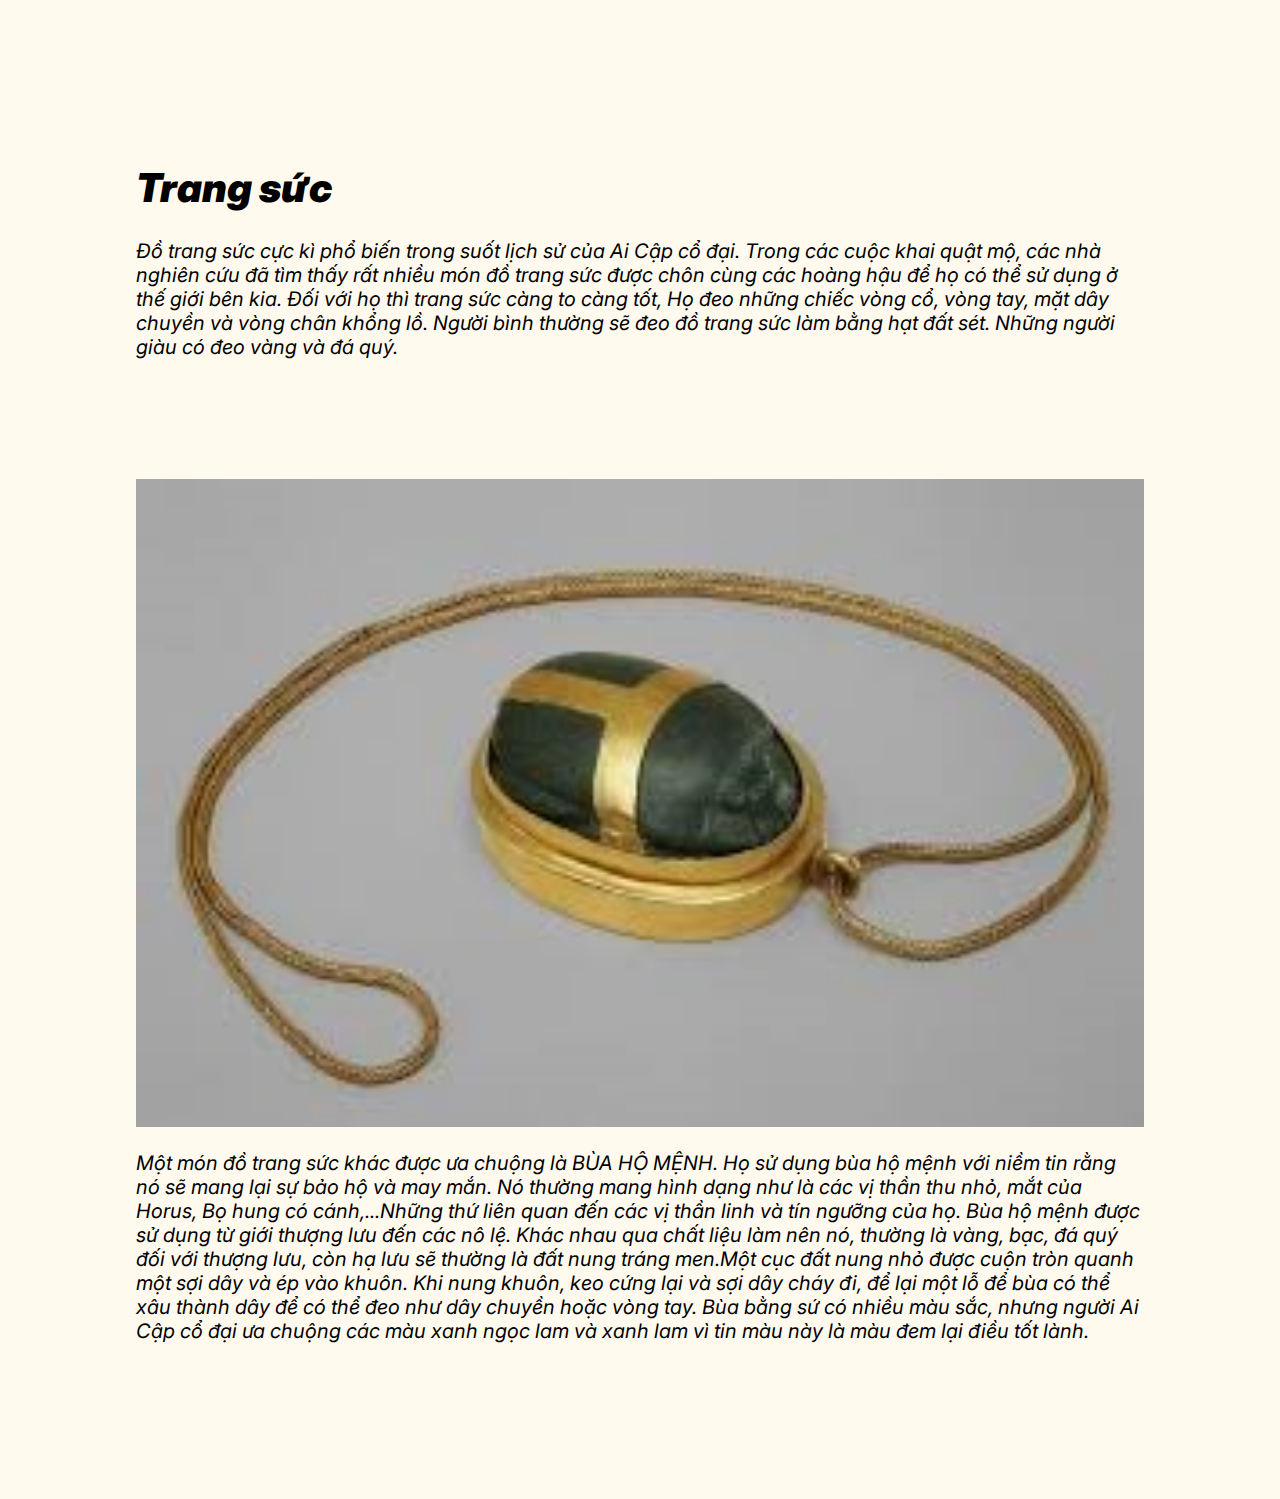
<file: trangsuc.html>
<!DOCTYPE html>
<html lang="en">

<head>
    <link rel="stylesheet" href="./css/contentControl.css">
    <link rel="stylesheet"
        href="https://fonts.googleapis.com/css2?family=Inter:wght@300;400;500;600;700&display=swap" />
    <link href="https://cdn.jsdelivr.net/npm/bootstrap@5.0.2/dist/css/bootstrap.min.css" rel="stylesheet"
        integrity="sha384-EVSTQN3/azprG1Anm3QDgpJLIm9Nao0Yz1ztcQTwFspd3yD65VohhpuuCOmLASjC" crossorigin="anonymous" />
    <script src="https://cdn.jsdelivr.net/npm/bootstrap@5.0.2/dist/js/bootstrap.bundle.min.js"
        integrity="sha384-MrcW6ZMFYlzcLA8Nl+NtUVF0sA7MsXsP1UyJoMp4YLEuNSfAP+JcXn/tWtIaxVXM"
        crossorigin="anonymous"></script>
    <meta charset="UTF-8">
    <meta http-equiv="X-UA-Compatible" content="IE=edge">
    <meta name="viewport" content="width=device-width, initial-scale=1.0">
    <title>Content</title>
</head>

<body>
    <h1 class="h1_control">Trang sức</h1>
    <p class="p_control">Đồ trang sức cực kì phổ biến trong suốt lịch sử của Ai Cập cổ đại. Trong các cuộc khai quật mộ, các nhà nghiên cứu đã
    tìm thấy rất nhiều món đồ trang sức được chôn cùng các hoàng hậu để họ có thể sử dụng ở thế giới bên kia. Đối với họ thì
    trang sức càng to càng tốt, Họ đeo những chiếc vòng cổ, vòng tay, mặt dây chuyền và vòng chân khổng lồ. Người bình
    thường sẽ đeo đồ trang sức làm bằng hạt đất sét. Những người giàu có đeo vàng và đá quý.</p>
    <img class="img_control" src="./public/image/Fashion/trangsuc.png" />
    <p class="p_control">Một món đồ trang sức khác được ưa chuộng là BÙA HỘ MỆNH. Họ sử dụng bùa hộ mệnh với niềm tin rằng nó sẽ mang lại sự bảo
    hộ và may mắn. Nó thường mang hình dạng như là các vị thần thu nhỏ, mắt của Horus, Bọ hung có cánh,...Những thứ liên
    quan đến các vị thần linh và tín ngưỡng của họ. Bùa hộ mệnh được sử dụng từ giới thượng lưu đến các nô lệ. Khác nhau qua
    chất liệu làm nên nó, thường là vàng, bạc, đá quý đối với thượng lưu, còn hạ lưu sẽ thường là đất nung tráng men.Một cục
    đất nung nhỏ được cuộn tròn quanh một sợi dây và ép vào khuôn. Khi nung khuôn, keo cứng lại và sợi dây cháy đi, để lại
    một lỗ để bùa có thể xâu thành dây để có thể đeo như dây chuyền hoặc vòng tay. Bùa bằng sứ có nhiều màu sắc, nhưng người
    Ai Cập cổ đại ưa chuộng các màu xanh ngọc lam và xanh lam vì tin màu này là màu đem lại điều tốt lành.</p>

</body>

</html>
</file>
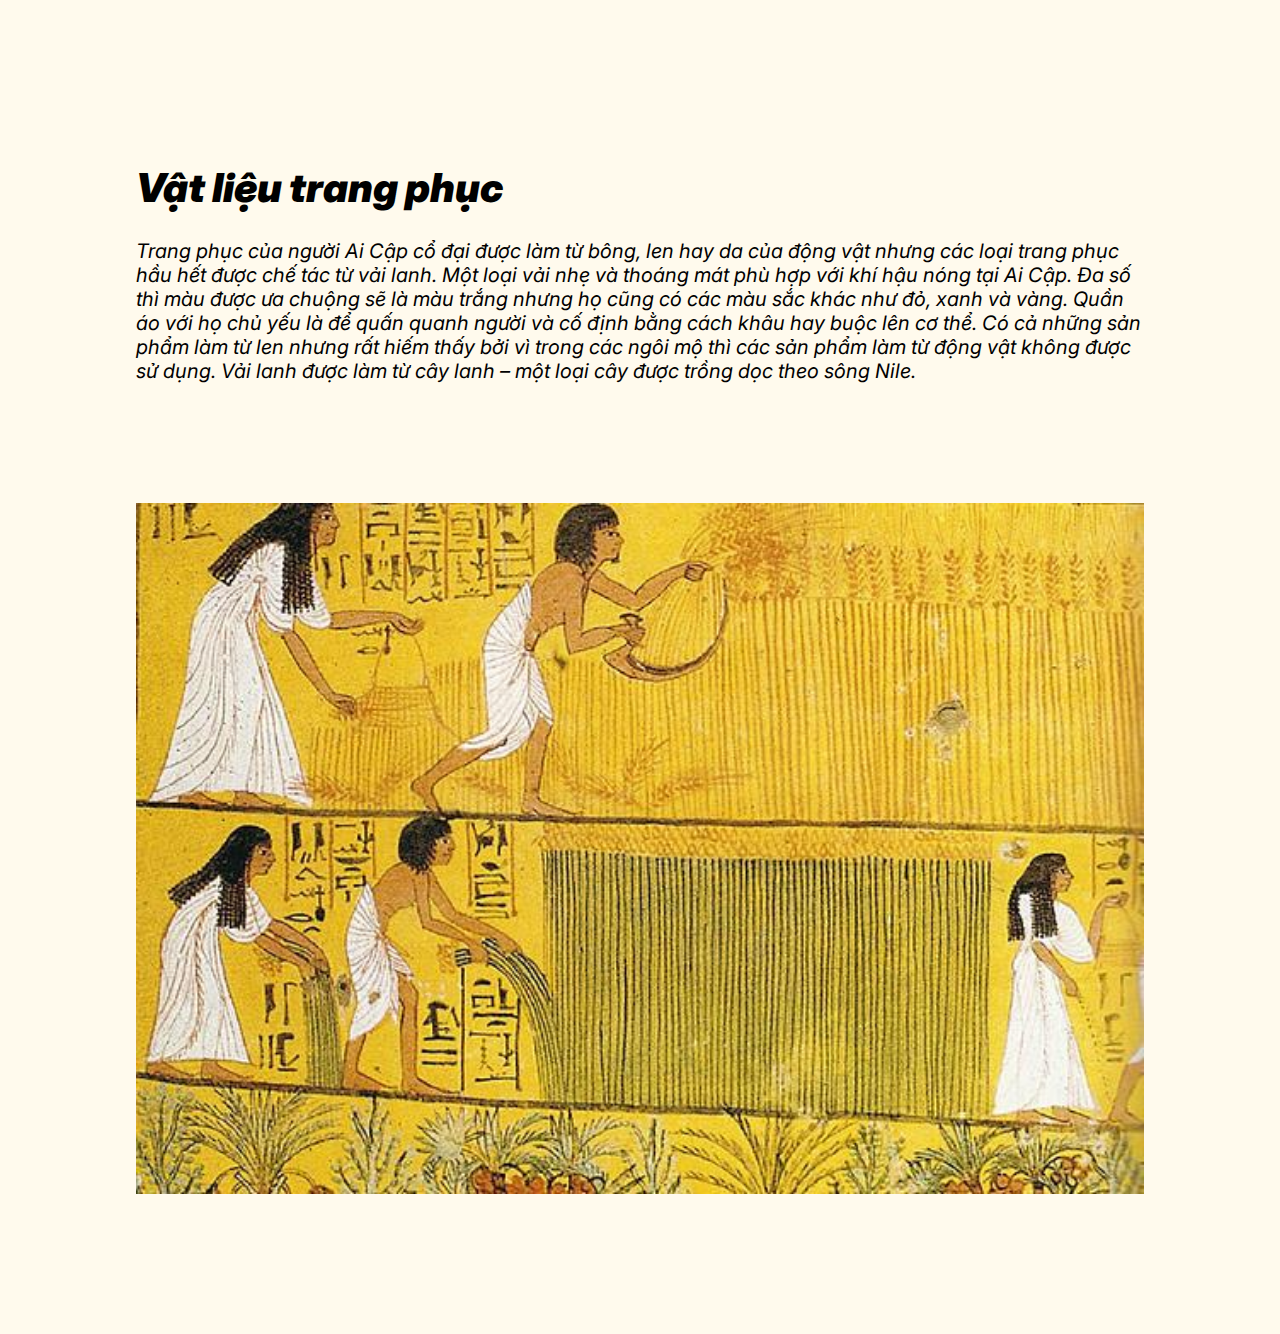
<file: VatLieu.html>
<!DOCTYPE html>
<html lang="en">

<head>
    <link rel="stylesheet" href="./css/contentControl.css">
    <link rel="stylesheet" href="https://fonts.googleapis.com/css2?family=Inter:wght@300;400;500;600;700&display=swap" />
    <link href="https://cdn.jsdelivr.net/npm/bootstrap@5.0.2/dist/css/bootstrap.min.css" rel="stylesheet" integrity="sha384-EVSTQN3/azprG1Anm3QDgpJLIm9Nao0Yz1ztcQTwFspd3yD65VohhpuuCOmLASjC" crossorigin="anonymous" />
    <script src="https://cdn.jsdelivr.net/npm/bootstrap@5.0.2/dist/js/bootstrap.bundle.min.js" integrity="sha384-MrcW6ZMFYlzcLA8Nl+NtUVF0sA7MsXsP1UyJoMp4YLEuNSfAP+JcXn/tWtIaxVXM" crossorigin="anonymous"></script>
    <meta charset="UTF-8">
    <meta http-equiv="X-UA-Compatible" content="IE=edge">
    <meta name="viewport" content="width=device-width, initial-scale=1.0">
    <title>Content</title>
</head>

<body>
    <h1 class="h1_control">Vật liệu trang phục</h1>
    <p class="p_control">Trang phục của người Ai Cập cổ đại được làm từ bông, len hay da của động vật nhưng các loại trang phục hầu hết được chế tác từ vải lanh. Một loại vải nhẹ và thoáng mát phù hợp với khí hậu nóng tại Ai Cập. Đa số thì màu được ưa chuộng sẽ là màu trắng nhưng họ cũng có các màu sắc khác như đỏ, xanh và vàng. Quần áo với họ chủ yếu là để quấn quanh người và cố định bằng cách khâu hay buộc lên cơ thể. Có cả những sản phẩm làm từ len nhưng rất hiếm thấy bởi vì trong các ngôi mộ thì các sản phẩm làm từ động vật không được sử dụng. Vải lanh được làm từ cây lanh – một loại cây được trồng dọc theo sông Nile. </p>
    <img class="img_control" src="./public/image/Fashion/VaiLanh.jpg" />

</body>

</html>
</file>
<file: css/contentControl.css>
body {
    font-family: 'Inter', sans-serif;
    font-style: italic;
    padding: 10%;
    background-color: rgba(253, 219, 132, 0.15) !important;
}
::-webkit-scrollbar {
    width: 10px; /* chiều rộng của thanh cuộn */
}

::-webkit-scrollbar-track {
    background: rgba(253, 219, 132, 0.2); /* màu nền của thanh cuộn chính */
}

::-webkit-scrollbar-thumb {
    background: #706e5d; /* màu của thanh cuộn con */
    border-radius: 5px; /* bo góc của thanh cuộn con */
}
.h1_control {
    font-size: 40px;
    font-weight: 900;
}

.p_control {
    margin-top: 20px;
    font-size: 20px;
    font-weight: 400;
}
.img_control{
    width: 100%;
    margin-top: 100px;
}
</file>
